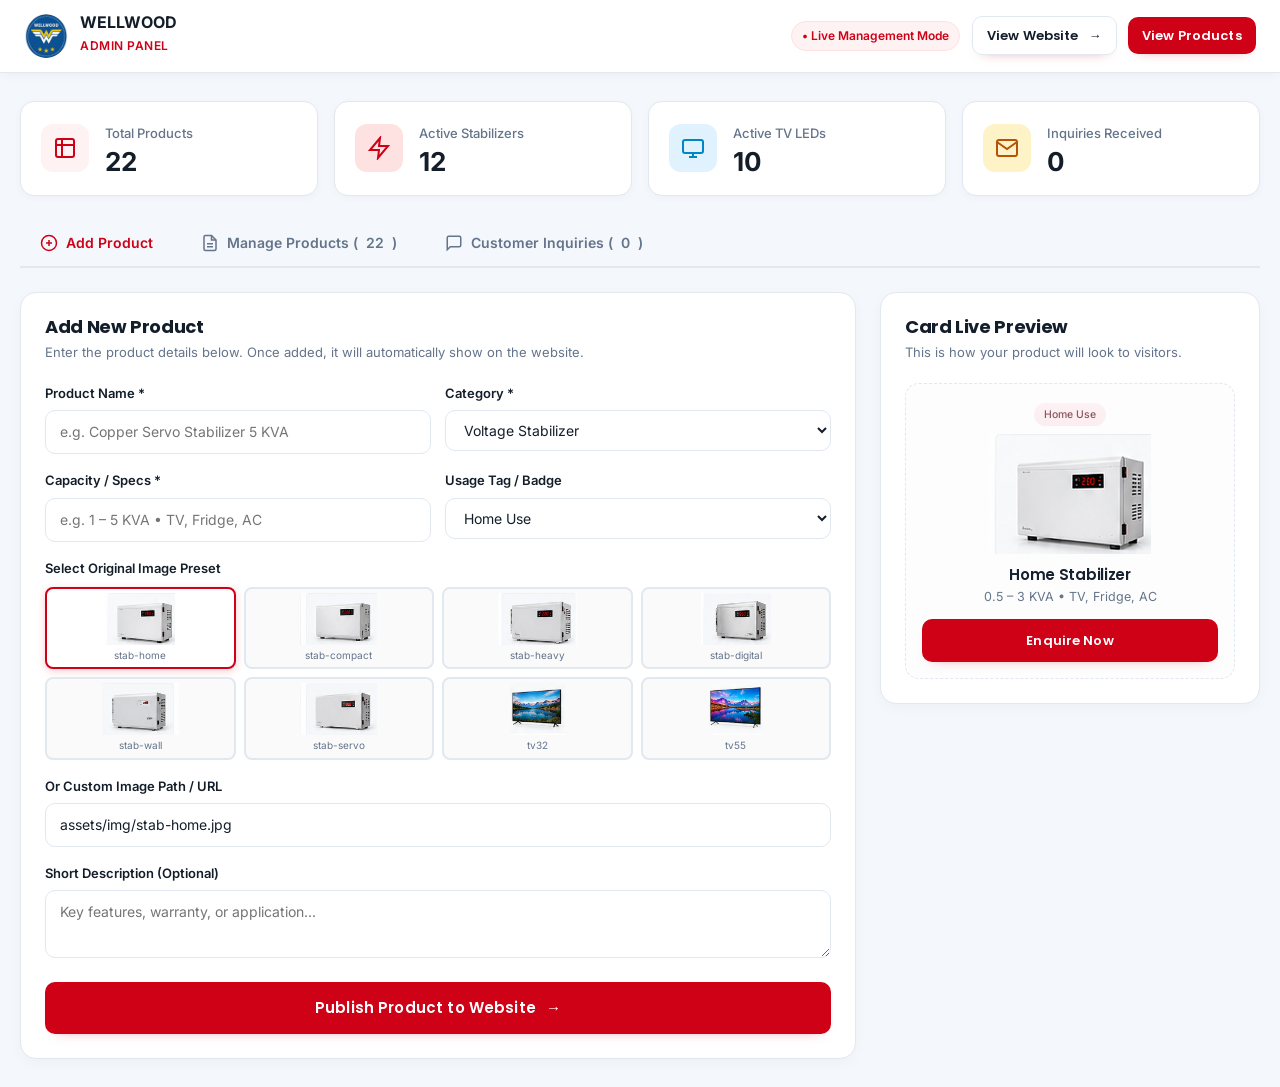
<file: admin.html>
<!DOCTYPE html>
<html lang="en">
<head>
<meta charset="utf-8">
<meta name="viewport" content="width=device-width, initial-scale=1">
<title>Admin Panel — Wellwood Stabilizer</title>
<link rel="icon" type="image/png" href="assets/img/logo.png">
<link rel="apple-touch-icon" href="assets/img/logo.png">
<link rel="stylesheet" href="assets/css/style.css">
<style>
  :root {
    --adm-bg: #f4f7fb;
    --adm-card: #ffffff;
    --adm-border: #e2e8f0;
    --adm-primary: #cf0117;
    --adm-navy: #131e2a;
    --adm-text: #1e293b;
    --adm-muted: #64748b;
  }
  body.admin-body {
    background: var(--adm-bg);
    color: var(--adm-text);
    min-height: 100vh;
    display: flex;
    flex-direction: column;
  }
  .admin-header {
    background: #ffffff;
    border-bottom: 1px solid var(--adm-border);
    position: sticky;
    top: 0;
    z-index: 50;
    box-shadow: 0 2px 10px rgba(19, 30, 42, 0.04);
  }
  .admin-header-in {
    display: flex;
    align-items: center;
    justify-content: space-between;
    padding: 14px 24px;
    max-width: 1320px;
    margin: 0 auto;
  }
  .admin-brand {
    display: flex;
    align-items: center;
    gap: 12px;
  }
  .admin-brand img {
    width: 44px;
    height: 44px;
    border-radius: 50%;
    object-fit: cover;
  }
  .admin-brand-txt b {
    font-size: 16px;
    font-weight: 700;
    color: var(--adm-navy);
    display: block;
    line-height: 1.1;
  }
  .admin-brand-txt span {
    font-size: 12px;
    color: var(--adm-primary);
    font-weight: 600;
    letter-spacing: 0.5px;
    text-transform: uppercase;
  }
  .admin-head-actions {
    display: flex;
    align-items: center;
    gap: 12px;
  }
  .admin-badge {
    background: #fef2f2;
    color: var(--adm-primary);
    border: 1px solid #fee2e2;
    padding: 4px 10px;
    border-radius: 20px;
    font-size: 12px;
    font-weight: 600;
  }
  .admin-main {
    max-width: 1320px;
    width: 100%;
    margin: 28px auto;
    padding: 0 20px;
    flex: 1;
  }
  .admin-stats {
    display: grid;
    grid-template-columns: repeat(auto-fit, minmax(220px, 1fr));
    gap: 16px;
    margin-bottom: 24px;
  }
  .stat-card {
    background: var(--adm-card);
    border: 1px solid var(--adm-border);
    border-radius: 14px;
    padding: 18px 20px;
    box-shadow: 0 2px 8px rgba(19, 30, 42, 0.03);
    display: flex;
    align-items: center;
    gap: 16px;
  }
  .stat-icon {
    width: 48px;
    height: 48px;
    border-radius: 12px;
    background: #fef2f2;
    color: var(--adm-primary);
    display: grid;
    place-items: center;
  }
  .stat-icon svg { width: 24px; height: 24px; }
  .stat-info span { font-size: 13px; color: var(--adm-muted); font-weight: 500; }
  .stat-info b { font-size: 26px; font-weight: 700; color: var(--adm-navy); display: block; line-height: 1.1; margin-top: 2px; }

  .admin-tabs {
    display: flex;
    gap: 8px;
    border-bottom: 2px solid var(--adm-border);
    margin-bottom: 24px;
    overflow-x: auto;
  }
  .admin-tab {
    padding: 12px 20px;
    font-size: 14px;
    font-weight: 600;
    color: var(--adm-muted);
    border-bottom: 2px solid transparent;
    margin-bottom: -2px;
    cursor: pointer;
    background: none;
    border-top: 0;
    border-left: 0;
    border-right: 0;
    transition: all 0.2s;
    white-space: nowrap;
    display: flex;
    align-items: center;
    gap: 8px;
  }
  .admin-tab.active {
    color: var(--adm-primary);
    border-bottom-color: var(--adm-primary);
  }
  .tab-pane { display: none; }
  .tab-pane.active { display: block; }

  .admin-grid {
    display: grid;
    grid-template-columns: 1fr 380px;
    gap: 24px;
  }
  @media(max-width: 960px) {
    .admin-grid { grid-template-columns: 1fr; }
  }

  .admin-box {
    background: var(--adm-card);
    border: 1px solid var(--adm-border);
    border-radius: 16px;
    padding: 24px;
    box-shadow: 0 4px 14px rgba(19, 30, 42, 0.03);
  }
  .admin-box-title {
    font-size: 18px;
    font-weight: 700;
    color: var(--adm-navy);
    margin: 0 0 4px;
  }
  .admin-box-sub {
    font-size: 13px;
    color: var(--adm-muted);
    margin: 0 0 20px;
  }

  .form-group {
    margin-bottom: 16px;
  }
  .form-group label {
    display: block;
    font-size: 13px;
    font-weight: 600;
    color: var(--adm-navy);
    margin-bottom: 6px;
  }
  .form-ctrl {
    width: 100%;
    padding: 10px 14px;
    border: 1.5px solid var(--adm-border);
    border-radius: 10px;
    font-size: 14px;
    background: #fff;
    color: var(--adm-navy);
    box-sizing: border-box;
    transition: border-color 0.2s;
  }
  .form-ctrl:focus {
    outline: none;
    border-color: var(--adm-primary);
  }
  .form-row {
    display: grid;
    grid-template-columns: 1fr 1fr;
    gap: 14px;
  }

  .img-presets {
    display: grid;
    grid-template-columns: repeat(4, 1fr);
    gap: 8px;
    margin-top: 8px;
  }
  .preset-opt {
    border: 2px solid var(--adm-border);
    border-radius: 8px;
    padding: 4px;
    cursor: pointer;
    text-align: center;
    background: #fafafa;
    transition: all 0.2s;
  }
  .preset-opt img {
    width: 100%;
    height: 52px;
    object-fit: contain;
  }
  .preset-opt span {
    display: block;
    font-size: 10px;
    color: var(--adm-muted);
    margin-top: 2px;
    white-space: nowrap;
    overflow: hidden;
    text-overflow: ellipsis;
  }
  .preset-opt.selected {
    border-color: var(--adm-primary);
    background: #fff;
    box-shadow: 0 2px 8px rgba(207, 1, 23, 0.2);
  }

  .preview-card {
    border: 1.5px dashed var(--adm-border);
    border-radius: 14px;
    padding: 16px;
    text-align: center;
    background: #fdfdfd;
  }
  .preview-card img {
    height: 120px;
    margin: 0 auto 12px;
    object-fit: contain;
  }

  .prod-table-wrap {
    overflow-x: auto;
  }
  .prod-table {
    width: 100%;
    border-collapse: collapse;
    font-size: 13.5px;
  }
  .prod-table th {
    text-align: left;
    padding: 12px 14px;
    background: #f8fafc;
    color: var(--adm-muted);
    font-weight: 600;
    border-bottom: 1.5px solid var(--adm-border);
  }
  .prod-table td {
    padding: 12px 14px;
    border-bottom: 1px solid var(--adm-border);
    vertical-align: middle;
  }
  .prod-table tr:hover {
    background: #f8fafc;
  }
  .tbl-thumb {
    width: 44px;
    height: 44px;
    border-radius: 8px;
    object-fit: contain;
    background: #fff;
    border: 1px solid var(--adm-border);
  }
  .tbl-cat-badge {
    padding: 3px 8px;
    border-radius: 12px;
    font-size: 11px;
    font-weight: 600;
    text-transform: uppercase;
  }
  .tbl-cat-badge.stab { background: #fee2e2; color: var(--adm-primary); }
  .tbl-cat-badge.tv { background: #e0f2fe; color: #0284c7; }

  .btn-del {
    background: #fee2e2;
    color: #b91c1c;
    border: 0;
    padding: 6px 10px;
    border-radius: 8px;
    font-size: 12px;
    font-weight: 600;
    cursor: pointer;
    transition: background 0.2s;
  }
  .btn-del:hover {
    background: #fecaca;
  }

  .empty-state {
    text-align: center;
    padding: 48px 20px;
    color: var(--adm-muted);
  }
  .empty-state svg {
    width: 48px;
    height: 48px;
    margin-bottom: 12px;
    color: #cbd5e1;
  }
</style>
</head>
<body class="admin-body">

<header class="admin-header">
  <div class="admin-header-in">
    <a class="admin-brand" href="index.html">
      <img src="assets/img/logo.png" alt="Wellwood Logo">
      <div class="admin-brand-txt">
        <b>WELLWOOD</b>
        <span>Admin Panel</span>
      </div>
    </a>
    <div class="admin-head-actions">
      <span class="admin-badge">&bull; Live Management Mode</span>
      <a class="btn sm ghost" href="index.html" style="font-size:13px;padding:8px 14px;background:#fff;border:1px solid var(--adm-border);color:var(--adm-navy)">
        <span>View Website</span> &rarr;
      </a>
      <a class="btn sm" href="products.html" style="font-size:13px;padding:8px 14px">
        <span>View Products</span>
      </a>
    </div>
  </div>
</header>

<main class="admin-main">
  <!-- Stats -->
  <div class="admin-stats">
    <div class="stat-card">
      <div class="stat-icon">
        <svg viewBox="0 0 24 24" fill="none" stroke="currentColor" stroke-width="2"><rect x="3" y="3" width="18" height="18" rx="2"/><path d="M9 3v18M3 9h18"/></svg>
      </div>
      <div class="stat-info">
        <span>Total Products</span>
        <b id="stat-total">22</b>
      </div>
    </div>
    <div class="stat-card">
      <div class="stat-icon" style="background:#fee2e2;color:var(--adm-primary)">
        <svg viewBox="0 0 24 24" fill="none" stroke="currentColor" stroke-width="2"><path d="M13 2L3 14h9l-1 8 10-12h-9l1-8z"/></svg>
      </div>
      <div class="stat-info">
        <span>Active Stabilizers</span>
        <b id="stat-stab">12</b>
      </div>
    </div>
    <div class="stat-card">
      <div class="stat-icon" style="background:#e0f2fe;color:#0284c7">
        <svg viewBox="0 0 24 24" fill="none" stroke="currentColor" stroke-width="2"><rect x="2" y="4" width="20" height="13" rx="2"/><path d="M8 21h8M12 17v4"/></svg>
      </div>
      <div class="stat-info">
        <span>Active TV LEDs</span>
        <b id="stat-tv">10</b>
      </div>
    </div>
    <div class="stat-card">
      <div class="stat-icon" style="background:#fef3c7;color:#b45309">
        <svg viewBox="0 0 24 24" fill="none" stroke="currentColor" stroke-width="2"><path d="M4 4h16c1.1 0 2 .9 2 2v12c0 1.1-.9 2-2 2H4c-1.1 0-2-.9-2-2V6c0-1.1.9-2 2-2z"/><path d="M22 6l-10 7L2 6"/></svg>
      </div>
      <div class="stat-info">
        <span>Inquiries Received</span>
        <b id="stat-inquiries">0</b>
      </div>
    </div>
  </div>

  <!-- Tabs Navigation -->
  <div class="admin-tabs">
    <button class="admin-tab active" data-tab="tab-add">
      <svg width="18" height="18" viewBox="0 0 24 24" fill="none" stroke="currentColor" stroke-width="2"><circle cx="12" cy="12" r="10"/><path d="M12 8v8M8 12h8"/></svg>
      Add Product
    </button>
    <button class="admin-tab" data-tab="tab-manage">
      <svg width="18" height="18" viewBox="0 0 24 24" fill="none" stroke="currentColor" stroke-width="2"><path d="M14 2H6a2 2 0 0 0-2 2v16a2 2 0 0 0 2 2h12a2 2 0 0 0 2-2V8z"/><polyline points="14 2 14 8 20 8"/><line x1="16" y1="13" x2="8" y2="13"/><line x1="16" y1="17" x2="8" y2="17"/></svg>
      Manage Products (<span id="tab-prod-count">22</span>)
    </button>
    <button class="admin-tab" data-tab="tab-inquiries">
      <svg width="18" height="18" viewBox="0 0 24 24" fill="none" stroke="currentColor" stroke-width="2"><path d="M21 15a2 2 0 0 1-2 2H7l-4 4V5a2 2 0 0 1 2-2h14a2 2 0 0 1 2 2z"/></svg>
      Customer Inquiries (<span id="tab-inq-count">0</span>)
    </button>
  </div>

  <!-- Tab 1: Add Product -->
  <div class="tab-pane active" id="tab-add">
    <div class="admin-grid">
      <div class="admin-box">
        <h3 class="admin-box-title">Add New Product</h3>
        <p class="admin-box-sub">Enter the product details below. Once added, it will automatically show on the website.</p>

        <form id="add-prod-form">
          <div class="form-row">
            <div class="form-group">
              <label>Product Name *</label>
              <input class="form-ctrl" type="text" id="p-name" placeholder="e.g. Copper Servo Stabilizer 5 KVA" required>
            </div>
            <div class="form-group">
              <label>Category *</label>
              <select class="form-ctrl" id="p-cat" required>
                <option value="stabilizer">Voltage Stabilizer</option>
                <option value="tv">TV LED</option>
              </select>
            </div>
          </div>

          <div class="form-row">
            <div class="form-group">
              <label>Capacity / Specs *</label>
              <input class="form-ctrl" type="text" id="p-specs" placeholder="e.g. 1 – 5 KVA &bull; TV, Fridge, AC" required>
            </div>
            <div class="form-group">
              <label>Usage Tag / Badge</label>
              <select class="form-ctrl" id="p-tag">
                <option value="Home Use">Home Use</option>
                <option value="Commercial">Commercial</option>
                <option value="AC Special">AC Special</option>
                <option value="Wall Mount">Wall Mount</option>
                <option value="Smart Series">Smart Series</option>
                <option value="Cinema 4K">Cinema 4K</option>
              </select>
            </div>
          </div>

          <div class="form-group">
            <label>Select Original Image Preset</label>
            <div class="img-presets" id="img-presets">
              <div class="preset-opt selected" data-src="assets/img/stab-home.jpg">
                <img src="assets/img/stab-home.jpg" alt="Home Stab">
                <span>stab-home</span>
              </div>
              <div class="preset-opt" data-src="assets/img/stab-compact.jpg">
                <img src="assets/img/stab-compact.jpg" alt="Compact">
                <span>stab-compact</span>
              </div>
              <div class="preset-opt" data-src="assets/img/stab-heavy.jpg">
                <img src="assets/img/stab-heavy.jpg" alt="Heavy">
                <span>stab-heavy</span>
              </div>
              <div class="preset-opt" data-src="assets/img/stab-digital.jpg">
                <img src="assets/img/stab-digital.jpg" alt="Digital">
                <span>stab-digital</span>
              </div>
              <div class="preset-opt" data-src="assets/img/stab-wall.jpg">
                <img src="assets/img/stab-wall.jpg" alt="Wall">
                <span>stab-wall</span>
              </div>
              <div class="preset-opt" data-src="assets/img/stab-servo.jpg">
                <img src="assets/img/stab-servo.jpg" alt="Servo">
                <span>stab-servo</span>
              </div>
              <div class="preset-opt" data-src="assets/img/tv32.jpg">
                <img src="assets/img/tv32.jpg" alt="TV 32">
                <span>tv32</span>
              </div>
              <div class="preset-opt" data-src="assets/img/tv55.jpg">
                <img src="assets/img/tv55.jpg" alt="TV 55">
                <span>tv55</span>
              </div>
            </div>
          </div>

          <div class="form-group">
            <label>Or Custom Image Path / URL</label>
            <input class="form-ctrl" type="text" id="p-img" value="assets/img/stab-home.jpg" placeholder="assets/img/stab-home.jpg">
          </div>

          <div class="form-group">
            <label>Short Description (Optional)</label>
            <textarea class="form-ctrl" id="p-desc" rows="2" placeholder="Key features, warranty, or application..."></textarea>
          </div>

          <button class="btn block" type="submit" style="padding:14px;font-size:15px">
            <span>Publish Product to Website</span> &rarr;
          </button>
        </form>
      </div>

      <!-- Live Card Preview -->
      <div>
        <div class="admin-box">
          <h3 class="admin-box-title">Card Live Preview</h3>
          <p class="admin-box-sub">This is how your product will look to visitors.</p>

          <div class="preview-card">
            <span class="chip" id="prev-tag" style="display:inline-block;margin-bottom:8px">Home Use</span>
            <img id="prev-img" src="assets/img/stab-home.jpg" alt="Preview">
            <h4 id="prev-name" style="margin:0 0 4px;font-size:15px;font-weight:600">Home Stabilizer</h4>
            <p id="prev-specs" style="margin:0 0 12px;font-size:12.5px;color:var(--adm-muted)">0.5 – 3 KVA &bull; TV, Fridge, AC</p>
            <button class="btn sm" type="button" style="width:100%"><span>Enquire Now</span></button>
          </div>
        </div>
      </div>
    </div>
  </div>

  <!-- Tab 2: Manage Products -->
  <div class="tab-pane" id="tab-manage">
    <div class="admin-box">
      <div style="display:flex;justify-content:space-between;align-items:center;margin-bottom:16px;flex-wrap:wrap;gap:12px">
        <div>
          <h3 class="admin-box-title">Product Inventory</h3>
          <p class="admin-box-sub" style="margin-bottom:0">All products currently active on the site.</p>
        </div>
        <button class="btn sm outline" id="btn-reset-default" style="font-size:12px">
          Reset to Default Products
        </button>
      </div>

      <div class="prod-table-wrap">
        <table class="prod-table">
          <thead>
            <tr>
              <th>Image</th>
              <th>Product Name</th>
              <th>Category</th>
              <th>Specifications</th>
              <th>Tag</th>
              <th>Action</th>
            </tr>
          </thead>
          <tbody id="prod-tbody">
            <!-- Dynamically rendered -->
          </tbody>
        </table>
      </div>
    </div>
  </div>

  <!-- Tab 3: Customer Inquiries -->
  <div class="tab-pane" id="tab-inquiries">
    <div class="admin-box">
      <div style="display:flex;justify-content:space-between;align-items:center;margin-bottom:16px;flex-wrap:wrap;gap:12px">
        <div>
          <h3 class="admin-box-title">Customer Inquiries</h3>
          <p class="admin-box-sub" style="margin-bottom:0">Messages submitted through website contact forms.</p>
        </div>
        <button class="btn sm outline" id="btn-clear-inquiries" style="font-size:12px">
          Clear Inquiries
        </button>
      </div>

      <div class="prod-table-wrap">
        <table class="prod-table">
          <thead>
            <tr>
              <th>Date</th>
              <th>Customer</th>
              <th>Contact Details</th>
              <th>Product / Subject</th>
              <th>Message</th>
              <th>Actions</th>
            </tr>
          </thead>
          <tbody id="inq-tbody">
            <!-- Dynamically rendered -->
          </tbody>
        </table>
      </div>
      <div id="inq-empty" class="empty-state" style="display:none">
        <svg viewBox="0 0 24 24" fill="none" stroke="currentColor" stroke-width="2"><path d="M21 15a2 2 0 0 1-2 2H7l-4 4V5a2 2 0 0 1 2-2h14a2 2 0 0 1 2 2z"/></svg>
        <p>No customer inquiries yet. Messages from the contact forms will appear here.</p>
      </div>
    </div>
  </div>
</main>

<script>
(function() {
  "use strict";

  // Tab switching
  var tabs = document.querySelectorAll(".admin-tab");
  var panes = document.querySelectorAll(".tab-pane");
  tabs.forEach(function(tab) {
    tab.addEventListener("click", function() {
      tabs.forEach(function(t) { t.classList.remove("active"); });
      panes.forEach(function(p) { p.classList.remove("active"); });
      tab.classList.add("active");
      var target = document.getElementById(tab.getAttribute("data-tab"));
      if (target) target.classList.add("active");
    });
  });

  // Image Presets Selector
  var presets = document.querySelectorAll(".preset-opt");
  var imgInput = document.getElementById("p-img");
  var prevImg = document.getElementById("prev-img");
  presets.forEach(function(p) {
    p.addEventListener("click", function() {
      presets.forEach(function(x) { x.classList.remove("selected"); });
      p.classList.add("selected");
      var src = p.getAttribute("data-src");
      imgInput.value = src;
      prevImg.src = src;
    });
  });

  // Live preview update
  var nameInput = document.getElementById("p-name");
  var specsInput = document.getElementById("p-specs");
  var tagInput = document.getElementById("p-tag");
  var catInput = document.getElementById("p-cat");
  nameInput.addEventListener("input", function() {
    document.getElementById("prev-name").textContent = this.value || "Home Stabilizer";
  });
  specsInput.addEventListener("input", function() {
    document.getElementById("prev-specs").textContent = this.value || "0.5 – 3 KVA • TV, Fridge, AC";
  });
  tagInput.addEventListener("change", function() {
    document.getElementById("prev-tag").textContent = this.value;
  });
  imgInput.addEventListener("input", function() {
    prevImg.src = this.value || "assets/img/stab-home.jpg";
  });

  // Storage Keys
  var STORAGE_KEY = "wellwood_custom_products";
  var INQ_KEY = "wellwood_enquiries";

  var defaultProducts = [
    { id: 1, name: "Home Stabilizer", cat: "stabilizer", specs: "0.5 – 3 KVA • TV, Fridge, AC", tag: "Home Use", img: "assets/img/stab-home.jpg" },
    { id: 2, name: "Compact Stabilizer", cat: "stabilizer", specs: "1 – 3 KVA • Small Appliances", tag: "Home Use", img: "assets/img/stab-compact.jpg" },
    { id: 3, name: "Heavy Duty Stabilizer", cat: "stabilizer", specs: "3 – 10 KVA • High Load Motors", tag: "Commercial", img: "assets/img/stab-heavy.jpg" },
    { id: 4, name: "Digital Stabilizer", cat: "stabilizer", specs: "1 – 15 KVA • Smart LED Display", tag: "Commercial", img: "assets/img/stab-digital.jpg" },
    { id: 5, name: "Wall Mount Stabilizer", cat: "stabilizer", specs: "1 – 5 KVA • Space Saving Design", tag: "Wall Mount", img: "assets/img/stab-wall.jpg" },
    { id: 6, name: "Servo Controlled Stabilizer", cat: "stabilizer", specs: "3 – 20 KVA • Precision Copper", tag: "All Appliances", img: "assets/img/stab-servo.jpg" },
    { id: 7, name: "Air Conditioner Stabilizer", cat: "stabilizer", specs: "1 – 5 KVA • 1.5/2 Ton AC Guard", tag: "AC Special", img: "assets/img/stab-ac.jpg" },
    { id: 8, name: "Refrigerator Stabilizer", cat: "stabilizer", specs: "0.5 – 3 KVA • Inverter Fridge", tag: "Home Use", img: "assets/img/stab-fridge.jpg" },
    { id: 9, name: "Mainline Home Stabilizer", cat: "stabilizer", specs: "5 – 10 KVA • Whole Home Guard", tag: "Home Use", img: "assets/img/stab-heavy.jpg" },
    { id: 10, name: "Automatic Voltage Regulator", cat: "stabilizer", specs: "2 – 5 KVA • Fast Microcontroller", tag: "Smart Series", img: "assets/img/stab-digital.jpg" },
    { id: 11, name: "Inverter Backup Stabilizer", cat: "stabilizer", specs: "1 – 4 KVA • Generator Friendly", tag: "Home Use", img: "assets/img/stab-compact.jpg" },
    { id: 12, name: "Triple Phase Stabilizer", cat: "stabilizer", specs: "10 – 25 KVA • Industrial Grade", tag: "Commercial", img: "assets/img/stab-servo.jpg" },
    { id: 13, name: "LED TV 32\"", cat: "tv", specs: "HD Ready • Slim Design", tag: "Smart Series", img: "assets/img/tv32.jpg" },
    { id: 14, name: "LED TV 43\"", cat: "tv", specs: "Full HD • Vivid Colors", tag: "Smart Series", img: "assets/img/tv43.jpg" },
    { id: 15, name: "LED TV 50\"", cat: "tv", specs: "4K Ultra HD • Smart Features", tag: "Cinema 4K", img: "assets/img/tv50.jpg" },
    { id: 16, name: "LED TV 55\"", cat: "tv", specs: "Crystal Clear • Quantum Display", tag: "Cinema 4K", img: "assets/img/tv55.jpg" },
    { id: 17, name: "LED TV 65\"", cat: "tv", specs: "4K Cinema Screen • Immersive Audio", tag: "Cinema 4K", img: "assets/img/tv65.jpg" },
    { id: 18, name: "LED TV 24\"", cat: "tv", specs: "Compact HD • Bedroom Edition", tag: "Home Use", img: "assets/img/tv32.jpg" },
    { id: 19, name: "LED TV 40\"", cat: "tv", specs: "Smart HD • Quad Core Engine", tag: "Smart Series", img: "assets/img/tv43.jpg" },
    { id: 20, name: "LED TV 58\"", cat: "tv", specs: "Frameless 4K • HDR10+ Display", tag: "Cinema 4K", img: "assets/img/tv55.jpg" },
    { id: 21, name: "LED TV 75\"", cat: "tv", specs: "Flagship 4K Theater • Dolby Sound", tag: "Cinema 4K", img: "assets/img/tv65.jpg" },
    { id: 22, name: "LED TV 80\"", cat: "tv", specs: "Stadium View 4K • Pure Black Panel", tag: "Cinema 4K", img: "assets/img/tv65.png" }
  ];

  function getProducts() {
    var stored = localStorage.getItem(STORAGE_KEY);
    if (!stored) {
      localStorage.setItem(STORAGE_KEY, JSON.stringify(defaultProducts));
      return defaultProducts;
    }
    try {
      return JSON.parse(stored);
    } catch(e) {
      return defaultProducts;
    }
  }

  function saveProducts(prods) {
    localStorage.setItem(STORAGE_KEY, JSON.stringify(prods));
    render();
  }

  function getInquiries() {
    var stored = localStorage.getItem(INQ_KEY);
    if (!stored) return [];
    try { return JSON.parse(stored); } catch(e) { return []; }
  }

  function render() {
    var prods = getProducts();
    var stabCount = prods.filter(function(p){ return p.cat === "stabilizer"; }).length;
    var tvCount = prods.filter(function(p){ return p.cat === "tv"; }).length;
    var inqs = getInquiries();

    document.getElementById("stat-total").textContent = prods.length;
    document.getElementById("stat-stab").textContent = stabCount;
    document.getElementById("stat-tv").textContent = tvCount;
    document.getElementById("stat-inquiries").textContent = inqs.length;
    document.getElementById("tab-prod-count").textContent = prods.length;
    document.getElementById("tab-inq-count").textContent = inqs.length;

    // Render Products Table
    var tbody = document.getElementById("prod-tbody");
    tbody.innerHTML = "";
    prods.forEach(function(p) {
      var tr = document.createElement("tr");
      tr.innerHTML = '<td><img class="tbl-thumb" src="' + p.img + '" alt=""></td>' +
        '<td><b>' + p.name + '</b></td>' +
        '<td><span class="tbl-cat-badge ' + (p.cat === "tv" ? "tv" : "stab") + '">' + (p.cat === "tv" ? "TV LED" : "Stabilizer") + '</span></td>' +
        '<td>' + p.specs + '</td>' +
        '<td><span class="chip" style="font-size:11px">' + p.tag + '</span></td>' +
        '<td><button class="btn-del" data-del="' + p.id + '">Delete</button></td>';
      tbody.appendChild(tr);
    });

    tbody.querySelectorAll("[data-del]").forEach(function(btn) {
      btn.addEventListener("click", function() {
        var id = parseInt(this.getAttribute("data-del"), 10);
        if (confirm("Are you sure you want to delete this product?")) {
          var updated = prods.filter(function(p){ return p.id !== id; });
          saveProducts(updated);
        }
      });
    });

    // Render Inquiries Table
    var inqTbody = document.getElementById("inq-tbody");
    var inqEmpty = document.getElementById("inq-empty");
    inqTbody.innerHTML = "";
    if (inqs.length === 0) {
      inqEmpty.style.display = "block";
    } else {
      inqEmpty.style.display = "none";
      inqs.slice().reverse().forEach(function(inq, idx) {
        var tr = document.createElement("tr");
        tr.innerHTML = '<td><small>' + (inq.date || "Just now") + '</small></td>' +
          '<td><b>' + inq.name + '</b></td>' +
          '<td><div>' + inq.phone + '</div><small style="color:var(--adm-muted)">' + inq.email + '</small></td>' +
          '<td><span class="chip">' + (inq.product || "General") + '</span></td>' +
          '<td style="max-width:280px;line-height:1.4">' + inq.message + '</td>' +
          '<td>' +
            '<a class="btn sm" style="padding:4px 8px;font-size:11px;background:#25D366" href="https://wa.me/' + (inq.phone.replace(/[^0-9]/g, '')) + '" target="_blank">WhatsApp</a>' +
          '</td>';
        inqTbody.appendChild(tr);
      });
    }
  }

  // Handle Form Submit
  var form = document.getElementById("add-prod-form");
  form.addEventListener("submit", function(e) {
    e.preventDefault();
    var name = document.getElementById("p-name").value.trim();
    var cat = document.getElementById("p-cat").value;
    var specs = document.getElementById("p-specs").value.trim();
    var tag = document.getElementById("p-tag").value;
    var img = document.getElementById("p-img").value.trim() || "assets/img/stab-home.jpg";

    if (!name || !specs) return;

    var prods = getProducts();
    var newProd = {
      id: Date.now(),
      name: name,
      cat: cat,
      specs: specs,
      tag: tag,
      img: img
    };

    prods.unshift(newProd);
    saveProducts(prods);

    alert("Product \"" + name + "\" has been published successfully! It will now appear across the website.");
    form.reset();
    document.getElementById("p-img").value = "assets/img/stab-home.jpg";
    prevImg.src = "assets/img/stab-home.jpg";
  });

  // Reset defaults button
  document.getElementById("btn-reset-default").addEventListener("click", function() {
    if (confirm("Reset inventory to the default 22 products?")) {
      saveProducts(defaultProducts);
    }
  });

  // Clear inquiries
  document.getElementById("btn-clear-inquiries").addEventListener("click", function() {
    if (confirm("Clear all received customer inquiries?")) {
      localStorage.removeItem(INQ_KEY);
      render();
    }
  });

  render();
})();
</script>
</body>
</html>
</file>
<file: assets/css/style.css>
/* ==========================================================================
   WELLWOOD STABILIZER — site styles
   Palette / metrics taken from the supplied design mockups
   ========================================================================== */
@import url("fonts.css");

:root{
  --red:#cf0117;
  --red-bright:#e00b22;
  --red-dark:#a80612;
  --red-deep:#7c0209;
  --red-ink:#8e0410;
  --navy:#131e2a;
  --ink:#16202e;
  --ink-2:#1b2735;
  --text:#5b6b7b;
  --text-2:#6f7f8f;
  --muted:#8d99a6;
  --line:#e8edf2;
  --line-2:#eef2f6;
  --soft:#f7f9fb;
  --soft-2:#f4f7f9;
  --pink:#fdf6f6;
  --pink-2:#fdeff1;
  --white:#fff;
  --sh-sm:0 4px 14px rgba(19,30,42,.06);
  --sh-md:0 14px 34px -14px rgba(19,30,42,.20);
  --sh-lg:0 26px 60px -22px rgba(19,30,42,.28);
  --r-lg:18px;
  --r-md:14px;
  --r-sm:10px;
  --container:1300px;
  --head-h:80px;
  --ease:cubic-bezier(.22,.8,.24,1);
}

*,*::before,*::after{box-sizing:border-box}
html{-webkit-text-size-adjust:100%;scroll-behavior:smooth}
body{
  margin:0;
  font-family:"Inter","Segoe UI",system-ui,-apple-system,Arial,sans-serif;
  font-size:16px;line-height:1.62;color:var(--text);
  background:#fff;
  -webkit-font-smoothing:antialiased;
  overflow-x:hidden;
}
img{max-width:100%;display:block}
a{color:inherit;text-decoration:none}
button{font:inherit;color:inherit;border:0;background:none;cursor:pointer}
input,select,textarea{font:inherit;color:inherit}
h1,h2,h3,h4,h5{font-family:"Poppins","Inter",sans-serif;color:var(--ink);margin:0;line-height:1.14;letter-spacing:-.02em;font-weight:700}
p{margin:0}
ul{margin:0;padding:0;list-style:none}
::selection{background:var(--red);color:#fff}

.container{width:100%;max-width:var(--container);margin-inline:auto;padding-inline:26px}
.container.wide{max-width:1320px}

/* ---------- icon helper ---------- */
.ic{width:1em;height:1em;flex:none;stroke:currentColor;fill:none;stroke-width:1.7;stroke-linecap:round;stroke-linejoin:round}
.ic.fill{fill:currentColor;stroke:none}
.sprite{display:none}

/* ---------- typography helpers ---------- */
.eyebrow{
  display:flex;align-items:center;gap:12px;white-space:nowrap;
  font-family:"Poppins",sans-serif;font-size:11.5px;font-weight:700;
  letter-spacing:.16em;text-transform:uppercase;color:var(--red);
  margin-bottom:14px;
}
.eyebrow::after{content:"";width:34px;height:2px;background:var(--red);border-radius:2px;opacity:.9}
.eyebrow.plain::after{display:none}
.hero-copy .eyebrow.plain{color:#8b98a4}
.h-sec{font-size:clamp(23px,2.15vw,29px)}
.h-hero{font-size:clamp(34px,4.5vw,60px);letter-spacing:-.03em}
.red{color:var(--red)}
.lead{font-size:17px;color:var(--text);line-height:1.72}
.muted{color:var(--muted)}

.section{padding:46px 0}
.section.tight{padding:32px 0}
.section.soft{background:linear-gradient(180deg,#f8fafb 0%,#fff 100%)}

.sec-head{display:flex;align-items:flex-end;justify-content:space-between;gap:30px;margin-bottom:20px}
.sec-head .eyebrow{margin-bottom:10px}
.link-arrow{
  display:inline-flex;align-items:center;gap:8px;font-family:"Poppins",sans-serif;
  font-size:13px;font-weight:600;color:var(--red);white-space:nowrap;
  transition:gap .3s var(--ease),color .3s;
}
.link-arrow .ic{width:15px;height:15px;transition:transform .35s var(--ease)}
.link-arrow:hover{gap:14px}
.link-arrow:hover .ic{transform:translateX(3px)}

/* ==========================================================================
   BUTTONS  (with animation)
   ========================================================================== */
.btn{
  --btn-bg:var(--red);
  position:relative;display:inline-flex;align-items:center;justify-content:center;gap:10px;
  padding:14px 26px;border-radius:var(--r-sm);
  font-family:"Poppins",sans-serif;font-size:14px;font-weight:600;letter-spacing:.01em;
  color:#fff;background:var(--btn-bg);isolation:isolate;overflow:hidden;
  box-shadow:0 6px 14px -11px rgba(207,1,23,.6);
  transition:transform .38s var(--ease),box-shadow .38s var(--ease),background .3s,color .3s,border-color .3s;
  will-change:transform;
}
.btn .ic{width:16px;height:16px;transition:transform .38s var(--ease)}
.btn::before{                       /* sheen sweep */
  content:"";position:absolute;inset:-2px;z-index:-1;
  background:linear-gradient(105deg,transparent 25%,rgba(255,255,255,.5) 48%,transparent 70%);
  transform:translateX(-130%) skewX(-12deg);
  transition:transform .75s var(--ease);
}
.btn::after{                        /* soft glow ring */
  content:"";position:absolute;inset:0;border-radius:inherit;z-index:-1;
  box-shadow:0 0 0 0 rgba(207,1,23,.35);
  transition:box-shadow .45s var(--ease);
}
.btn:hover{transform:translateY(-3px);box-shadow:0 18px 30px -14px rgba(207,1,23,.8)}
.btn:hover::before{transform:translateX(130%) skewX(-12deg)}
.btn:hover::after{box-shadow:0 0 0 7px rgba(207,1,23,.10)}
.btn:hover .ic{transform:translateX(5px)}
.btn:active{transform:translateY(-1px) scale(.985)}
.btn:focus-visible{outline:3px solid rgba(207,1,23,.32);outline-offset:3px}

.btn.pill{border-radius:999px}
.btn.lg{padding:13px 30px;font-size:14.5px}
.btn.sm{padding:11px 22px;font-size:13px;border-radius:var(--r-sm)}
.btn.block{width:100%}
.btn.outline{
  background:transparent;color:var(--red);border:1.6px solid rgba(207,1,23,.42);
  box-shadow:none;
}
.btn.outline::before{background:linear-gradient(105deg,transparent 25%,rgba(207,1,23,.10) 48%,transparent 70%)}
.btn.outline:hover{background:var(--red);color:#fff;border-color:var(--red);box-shadow:0 16px 28px -14px rgba(207,1,23,.8)}
.btn.outline:hover::after{box-shadow:0 0 0 7px rgba(207,1,23,.09)}

/* click ripple */
.ripple{position:absolute;border-radius:50%;transform:scale(0);pointer-events:none;
  background:rgba(255,255,255,.45);animation:ripple .65s var(--ease) forwards;z-index:1}
.btn.outline .ripple{background:rgba(207,1,23,.22)}
@keyframes ripple{to{transform:scale(2.6);opacity:0}}

/* circular icon button (carousel arrows / socials) */
.icon-btn{
  width:44px;height:44px;border-radius:50%;display:grid;place-items:center;
  background:#fff;color:var(--red);border:1px solid var(--line);
  box-shadow:var(--sh-sm);transition:transform .4s var(--ease),background .3s,color .3s,box-shadow .4s,border-color .3s;
}
.icon-btn .ic{width:17px;height:17px;transition:transform .4s var(--ease)}
.icon-btn:hover{background:var(--red);color:#fff;border-color:var(--red);transform:scale(1.1);box-shadow:0 14px 24px -12px rgba(207,1,23,.85)}
.icon-btn:hover .ic{transform:scale(1.12)}
.icon-btn:active{transform:scale(.96)}

/* ==========================================================================
   TOP BAR (Notification / Contacts bar)
   ========================================================================== */
.top-bar{
  background:var(--navy);
  color:#cbd5e1;
  font-size:12px;
  line-height:1.4;
  border-bottom:1px solid rgba(255,255,255,.08);
  position:relative;
  z-index:90;
}
.top-bar-in{
  display:flex;
  align-items:center;
  justify-content:space-between;
  gap:16px;
  min-height:38px;
  padding-block:6px;
}
.top-bar-left{
  display:flex;
  align-items:center;
  gap:10px;
  flex-wrap:wrap;
  font-size:12px;
}
.top-tag{
  color:#ff4d5e;
  font-weight:600;
  display:inline-flex;
  align-items:center;
  gap:7px;
  letter-spacing:.01em;
}
.top-tag::before{
  content:"";
  display:inline-block;
  width:7px;
  height:7px;
  border-radius:50%;
  background:var(--red);
  box-shadow:0 0 10px rgba(207,1,23,.85);
}
.top-divider{
  color:rgba(255,255,255,.2);
  user-select:none;
}
.top-desc{
  color:#94a3b8;
  font-weight:400;
}
.top-bar-right{
  display:flex;
  align-items:center;
  gap:14px;
  white-space:nowrap;
  margin-left:auto;
}
.top-bar a{
  color:#e2e8f0;
  display:inline-flex;
  align-items:center;
  gap:6px;
  transition:color .25s;
}
.top-bar a:hover{
  color:#fff;
}
.top-bar .ic{
  width:14px;
  height:14px;
  color:#ff4d5e;
}
.top-bar .ic.wa{
  color:#22c55e;
}
.top-bar-phones{
  display:inline-flex;
  align-items:center;
  gap:8px;
}
.top-sep{
  color:rgba(255,255,255,.25);
  font-size:11px;
}

/* ==========================================================================
   HEADER
   ========================================================================== */
.site-header{
  position:sticky;top:0;z-index:80;background:#fff;
  border-bottom:1px solid rgba(232,237,242,.9);
  transition:box-shadow .35s var(--ease),height .35s var(--ease);
}
.site-header.scrolled{box-shadow:0 10px 30px -18px rgba(19,30,42,.35)}
.header-in{
  height:var(--head-h);display:flex;align-items:center;gap:26px;
  transition:height .35s var(--ease);
}
.site-header.scrolled .header-in{height:70px}

.brand{display:inline-flex;align-items:center;gap:12px;flex:none}
.brand img{width:48px;height:48px;border-radius:50%;object-fit:cover;flex:none;filter:drop-shadow(0 4px 10px rgba(19,30,42,.16));transition:transform .5s var(--ease)}
.brand:hover img{transform:rotate(-6deg) scale(1.05)}
.brand-txt{display:flex;flex-direction:column;justify-content:center;line-height:1.2}
.brand-txt b{font-family:"Poppins",sans-serif;font-size:16.5px;font-weight:700;color:var(--ink);letter-spacing:.01em}
.brand-txt span{font-size:13.5px;color:#4d5c6b;font-weight:400;margin-top:2px}

.nav{display:flex;align-items:center;gap:6px;margin-left:auto;margin-right:24px}
.nav a{
  position:relative;padding:8px 16px;font-size:14.5px;font-weight:500;color:#4a5a6a;
  transition:color .3s;
}
.nav a::after{
  content:"";position:absolute;left:14px;right:14px;bottom:0px;height:2.5px;border-radius:2px;
  background:var(--red);transform:scaleX(0);transform-origin:50% 50%;
  transition:transform .3s var(--ease);
}
.nav a:hover{color:var(--red)}
.nav a:hover::after,.nav a.active::after{transform:scaleX(1)}
.nav a.active{color:var(--red);font-weight:600}

.btn-header{
  margin-left:0;
  flex-shrink:0;
  padding:12px 24px;
  font-size:13.5px;
  font-weight:600;
  border-radius:8px;
  box-shadow:0 6px 18px -6px rgba(207,1,23,.55);
}

.top-info{display:flex;align-items:center;gap:18px;font-size:12.5px;color:#41505f;white-space:nowrap}
.top-info a{display:inline-flex;align-items:center;gap:7px;transition:color .3s}
.top-info a:hover{color:var(--red)}
.admin-link-btn{
  background:#fef2f2;color:var(--red)!important;padding:5px 12px;border-radius:20px;
  font-weight:600;font-size:12px;display:inline-flex;align-items:center;gap:6px;
  border:1px solid #fee2e2;transition:all .25s var(--ease)!important;
}
.admin-link-btn:hover{
  background:var(--red)!important;color:#fff!important;border-color:var(--red)!important;
  box-shadow:0 4px 12px rgba(207,1,23,.25);transform:translateY(-1px);
}
.top-info .ic{width:15px;height:15px;color:var(--red)}
.top-info .ic.mail{width:17px;height:17px}

.burger{display:none;width:44px;height:44px;border-radius:12px;border:1px solid var(--line);place-items:center;color:var(--ink)}
.burger span{display:block;width:19px;height:2px;background:currentColor;border-radius:2px;position:relative;transition:.3s}
.burger span::before,.burger span::after{content:"";position:absolute;left:0;width:19px;height:2px;background:currentColor;border-radius:2px;transition:.3s}
.burger span::before{top:-6px}.burger span::after{top:6px}

/* mobile drawer */
.drawer{
  position:fixed;inset:0 0 0 auto;width:min(340px,88vw);z-index:120;background:#fff;
  transform:translateX(102%);transition:transform .45s var(--ease);
  box-shadow:-30px 0 60px -30px rgba(19,30,42,.4);padding:22px;
  display:flex;flex-direction:column;gap:6px;overflow:auto;
}
.drawer.open{transform:none}
.drawer .drawer-top{display:flex;align-items:center;justify-content:space-between;margin-bottom:14px}
.drawer a.dl{padding:13px 6px;border-bottom:1px solid var(--line-2);font-family:"Poppins",sans-serif;font-weight:600;color:var(--ink)}
.drawer a.dl.active{color:var(--red)}
.drawer .dinfo{margin-top:18px;display:grid;gap:10px;font-size:13.5px}
.drawer .dinfo a{display:flex;gap:9px;align-items:center}
.drawer .dinfo .ic{color:var(--red)}
.scrim{position:fixed;inset:0;background:rgba(19,30,42,.45);z-index:110;opacity:0;pointer-events:none;transition:opacity .4s}
.scrim.on{opacity:1;pointer-events:auto}

/* ==========================================================================
   HERO — home
   ========================================================================== */
.hero{position:relative;overflow:hidden;background:linear-gradient(105deg,#f8fafb 0%,#f6f9fa 40%,#eef3f5 100%)}
.hero-in{
  display:grid;grid-template-columns:minmax(0,38%) minmax(0,62%);
  align-items:center;min-height:396px;
  padding-left:max(26px,calc(4vw + 6px));
  padding-right:0;
}
.hero-media{position:relative;align-self:stretch;min-height:340px;overflow:hidden}
.hero-media img{width:100%;height:100%;object-fit:cover;object-position:center right;
  animation:heroFloat 22s ease-in-out infinite alternate}
.hero-media::before{
  content:"";position:absolute;inset:0;z-index:1;
  background:linear-gradient(90deg,#f8fafb 0%,rgba(248,250,251,.92) 8%,rgba(248,250,251,.45) 17%,rgba(248,250,251,0) 30%);
}
@keyframes heroFloat{from{transform:scale(1)}to{transform:scale(1.045)}}
.hero-copy{padding:50px 40px 46px 0;position:relative;z-index:2}
.hero-copy .h-hero{margin-bottom:14px;font-size:clamp(28px,3.15vw,45px)}
.hero-copy .lead{max-width:430px;margin-bottom:21px;font-size:17px;color:#4d5e6e}
.hero-feats{display:flex;gap:26px;margin-top:26px;flex-wrap:wrap}
.hero-feat{flex:1 1 0;min-width:96px;font-size:12px;line-height:1.4;color:#5d6d7c;font-weight:500}
.hero-feat .ic{width:22px;height:22px;color:var(--red);stroke-width:1.6;margin-bottom:10px}
.hero-feats .hero-feat{opacity:0;transform:translateY(14px);animation:fadeUp .8s var(--ease) forwards}
.hero-feats .hero-feat:nth-child(1){animation-delay:.35s}
.hero-feats .hero-feat:nth-child(2){animation-delay:.45s}
.hero-feats .hero-feat:nth-child(3){animation-delay:.55s}
.hero-feats .hero-feat:nth-child(4){animation-delay:.65s}

@keyframes fadeUp{to{opacity:1;transform:none}}

/* ==========================================================================
   PRODUCT CARDS + CAROUSELS
   ========================================================================== */
.rail-wrap{position:relative}
.rail{
  display:grid;grid-auto-flow:column;grid-auto-columns:calc((100% - 4 * 20px) / 5);
  gap:20px;overflow-x:auto;scroll-snap-type:x mandatory;padding:10px 4px 18px;
  scrollbar-width:none;-ms-overflow-style:none;
}
.rail::-webkit-scrollbar{display:none}
.rail > *{scroll-snap-align:start}

/* TV rail uses larger cards (4 cards per view instead of 5) for prominent presentation */
#tv-rail{
  grid-auto-columns:calc((100% - 3 * 22px) / 4);
  gap:22px;
}

.sec-head-actions{display:flex;align-items:center;gap:14px;flex-wrap:wrap}
.rail-head-arrows{display:inline-flex;gap:6px;align-items:center}
.rail-head-btn{
  width:36px;height:36px;border-radius:50%;background:#fff;border:1.5px solid var(--line);
  color:var(--ink);display:grid;place-items:center;cursor:pointer;
  transition:all .25s var(--ease);box-shadow:var(--sh-sm);
}
.rail-head-btn .ic{width:15px;height:15px;transition:transform .25s var(--ease)}
.rail-head-btn:hover{background:var(--red);color:#fff;border-color:var(--red);box-shadow:0 6px 16px rgba(207,1,23,.28);transform:scale(1.08)}
.rail-head-btn:active{transform:scale(.94)}

.rail-nav{
  position:absolute;top:50%;transform:translateY(-50%);z-index:10;
  width:42px;height:42px;border-radius:50%;background:#fff;color:var(--red);
  border:1.5px solid var(--line);display:grid;place-items:center;
  box-shadow:0 6px 18px rgba(19,30,42,.14);cursor:pointer;
  transition:background .25s,color .25s,border-color .25s,transform .25s var(--ease),box-shadow .25s;
}
.rail-nav .ic{width:18px;height:18px;transition:transform .25s var(--ease)}
.rail-nav:hover{
  background:var(--red);color:#fff;border-color:var(--red);
  transform:translateY(-50%) scale(1.08);box-shadow:0 10px 24px rgba(207,1,23,.32);
}
.rail-nav:active{transform:translateY(-50%) scale(.94)}
.rail-nav.prev{left:-18px}
.rail-nav.next{right:-18px}

@media(max-width:1240px){
  .rail-nav.prev{left:6px}
  .rail-nav.next{right:6px}
}

.p-card{
  background:#fff;border:1px solid #e7edf3;border-radius:14px;
  padding:14px 14px 16px;box-shadow:0 4px 16px rgba(19,30,42,.05);
  transition:transform .35s var(--ease),box-shadow .35s var(--ease),border-color .35s;
  display:flex;flex-direction:column;
}
.p-card:hover{transform:translateY(-6px);box-shadow:0 14px 28px -10px rgba(19,30,42,.15);border-color:#d7e0ea}
.p-thumb{
  border-radius:10px;overflow:hidden;
  background:#f8fafc;
  display:flex;align-items:center;justify-content:center;
  height:150px;margin-bottom:14px;padding:12px;
  border:1px solid #edf2f7;
}
.p-thumb img{
  width:100%;height:100%;object-fit:contain;
  filter:drop-shadow(0 4px 8px rgba(19,30,42,.08));
  transition:transform .45s var(--ease);
}
.p-card:hover .p-thumb img{transform:scale(1.08)}
.p-card h4{font-size:15px;font-weight:600;color:var(--ink);margin-bottom:4px;letter-spacing:-.01em}
.p-card .sub{font-size:12px;color:var(--muted);line-height:1.45;margin-bottom:12px}
.rail .p-card{padding-bottom:16px}

/* Special prominent styling for TV LED Solutions */
#tv-rail .p-card{
  padding:16px 16px 18px;
  border-radius:16px;
  background:linear-gradient(180deg,#ffffff 0%,#fafcff 100%);
  border:1px solid #e1e9f2;
}
#tv-rail .p-card:hover{
  box-shadow:0 18px 36px -12px rgba(19,30,42,.18);
  border-color:#c8d8ea;
}
#tv-rail .p-thumb{
  height:185px;
  background:radial-gradient(circle at center, #ffffff 40%, #f1f5f9 100%);
  padding:14px;
  margin-bottom:16px;
  border-radius:12px;
  border:1px solid #e2e8f0;
}
#tv-rail .p-thumb img{
  filter:drop-shadow(0 8px 16px rgba(19,30,42,.14));
}
#tv-rail .p-card:hover .p-thumb img{
  transform:scale(1.10);
}
#tv-rail .p-card h4{
  font-size:16.5px;
  font-weight:700;
  margin-bottom:5px;
}
#tv-rail .p-card .sub{
  font-size:12.5px;
  color:#627282;
  margin-bottom:14px;
}
#tv-rail .p-card .btn{
  padding:10px 14px;
  font-size:13px;
}

/* product card used on products page */
.prod-card{
  background:#fff;border:1px solid var(--line-2);border-radius:var(--r-md);
  padding:16px;display:flex;flex-direction:column;
  box-shadow:0 3px 12px rgba(19,30,42,.045);
  transition:transform .45s var(--ease),box-shadow .45s var(--ease),border-color .45s,opacity .35s;
}
.prod-card:hover{transform:translateY(-6px);box-shadow:var(--sh-md);border-color:#e3e9ef}
.prod-card .p-thumb{height:180px;margin-bottom:12px;background:#fff;padding:0}
.prod-card .p-thumb img{transform:scale(1.1)}
.prod-card:hover .p-thumb img{transform:scale(1.17)}
.prod-card h4{font-size:14.5px;font-weight:600;margin-bottom:4px}
.prod-card .kv{font-size:12px;color:var(--muted);margin-bottom:8px}
.chip{
  display:inline-block;align-self:flex-start;font-size:10.5px;font-weight:500;color:#8a5560;
  background:linear-gradient(180deg,#fdf1f3,#fceef0);border-radius:999px;padding:3px 10px;margin-bottom:11px;
}
.prod-card .btn{margin-top:auto;width:100%;padding:10px 14px;font-size:12.5px;border-radius:8px}

/* ==========================================================================
   SPLIT / ABOUT BAND
   ========================================================================== */
.split{position:relative;overflow:hidden;background:#fff}
.split-in{display:grid;grid-template-columns:minmax(0,48%) minmax(0,52%);align-items:center;
  padding-left:max(26px,calc((100vw - 1300px)/2 + 26px))}
.split-copy{padding:50px 40px 50px 0}
.split-visual{position:relative;align-self:stretch;display:flex;align-items:center}
.split-visual img{width:100%;height:auto;display:block}
.about-feats{display:flex;gap:0;margin:26px 0 28px}
.about-feat{
  padding-right:18px;margin-right:18px;border-right:1px solid var(--line);
  font-size:11.5px;line-height:1.45;color:#5d6d7c;font-weight:500;flex:1 1 0;
}
.about-feat:last-child{border:0;margin-right:0;padding-right:0}
.about-feat .ic{width:21px;height:21px;color:var(--red);stroke-width:1.6;margin-bottom:9px}
.about-feat b{font-family:"Poppins",sans-serif !important;font-size:12px !important;color:var(--ink);display:block;margin-bottom:3px;font-weight:600}

/* ==========================================================================
   HOW IT WORKS
   ========================================================================== */
.steps{display:grid;grid-template-columns:repeat(5,1fr);gap:16px;margin-top:22px}
.step{
  position:relative;background:#fff;border:1px solid var(--line-2);border-radius:var(--r-md);
  padding:15px 16px 18px;box-shadow:0 3px 14px rgba(19,30,42,.05);
  transition:transform .45s var(--ease),box-shadow .45s var(--ease);
}
.step:hover{transform:translateY(-6px);box-shadow:var(--sh-md)}
.step-top{display:flex;align-items:center;justify-content:space-between;margin-bottom:12px}
.step-num{
  width:26px;height:26px;border-radius:50%;display:grid;place-items:center;
  background:var(--red);color:#fff;font-family:"Poppins",sans-serif;font-size:12px;font-weight:600;
  box-shadow:0 6px 12px -6px rgba(207,1,23,.9);
}
.step-ic{
  width:32px;height:32px;border-radius:50%;display:grid;place-items:center;
  background:var(--navy);color:#fff;
}
.step-ic .ic{width:15px;height:15px}
.step h5{font-family:"Poppins",sans-serif;font-size:14px;font-weight:600;color:var(--ink);margin-bottom:8px}
.step p{font-size:12px;line-height:1.6;color:var(--muted)}
.step + .step::before{
  content:"";position:absolute;left:-13px;top:50%;width:8px;height:8px;border-right:2px solid #f0c3c8;border-top:2px solid #f0c3c8;
  transform:translateY(-50%) rotate(45deg);
}

/* ==========================================================================
   RED BANDS (why choose us / stats)  — gradient with light streaks
   ========================================================================== */
.red-band{
  position:relative;overflow:hidden;color:#fff;
  background:
    radial-gradient(120% 130% at 8% 10%, rgba(255,255,255,.13) 0%, rgba(255,255,255,0) 45%),
    radial-gradient(90% 120% at 92% 90%, rgba(255,255,255,.10) 0%, rgba(255,255,255,0) 50%),
    linear-gradient(100deg,#8d040f 0%,#a8060f 28%,#c00a18 58%,#a5070f 82%,#8b040d 100%);
}
.red-band::before,.red-band::after{
  content:"";position:absolute;pointer-events:none;
  background:linear-gradient(90deg,rgba(255,255,255,.16),rgba(255,255,255,0));
}
.red-band::before{left:-4%;top:-40%;width:26%;height:190%;transform:rotate(14deg);filter:blur(2px);opacity:.5}
.red-band::after{right:-6%;bottom:-60%;width:22%;height:170%;transform:rotate(14deg);opacity:.35}
.red-band .eyebrow{color:#fff;opacity:.92}
.red-band .eyebrow::after{background:rgba(255,255,255,.6)}
.red-band h2,.red-band h3{color:#fff}

.why-in{display:grid;grid-template-columns:1fr 300px;gap:44px;align-items:center;padding:50px 0}
.why-grid{display:grid;grid-template-columns:repeat(3,1fr);gap:16px 26px;margin-top:20px}
.why-item{display:flex;gap:13px;align-items:flex-start}
.why-item .wi-ic{
  width:38px;height:38px;border-radius:10px;flex:none;display:grid;place-items:center;
  background:rgba(255,255,255,.16);border:1px solid rgba(255,255,255,.18);color:#fff;
  transition:transform .4s var(--ease),background .3s;
}
.why-item:hover .wi-ic{transform:translateY(-3px) scale(1.05);background:rgba(255,255,255,.26)}
.why-item .wi-ic .ic{width:18px;height:18px}
.why-item b{display:block;font-family:"Poppins",sans-serif;font-size:13.5px;font-weight:600;color:#fff;line-height:1.3;margin-bottom:3px}
.why-item span{font-size:11.5px;color:rgba(255,255,255,.78);line-height:1.4}
.glass-card{
  border-radius:var(--r-lg);padding:24px 22px;text-align:center;color:#fff;
  background:linear-gradient(160deg,rgba(255,255,255,.20),rgba(255,255,255,.07));
  border:1px solid rgba(255,255,255,.32);
  backdrop-filter:blur(9px);
  box-shadow:0 24px 50px -26px rgba(0,0,0,.55);
  transition:transform .5s var(--ease),background .5s;
}
.glass-card:hover{transform:translateY(-6px);background:linear-gradient(160deg,rgba(255,255,255,.26),rgba(255,255,255,.1))}
.glass-card .ic{width:38px;height:38px;stroke-width:1.4;margin-bottom:10px}
.glass-card b{display:block;font-family:"Poppins",sans-serif;font-size:27px;font-weight:600;line-height:1.1;margin-bottom:4px}
.glass-card span{font-size:14px;font-weight:500;display:block;margin-bottom:6px}
.glass-card small{font-size:11.5px;color:rgba(255,255,255,.8)}

/* stats band (about) */
.stats{display:grid;grid-template-columns:repeat(4,1fr);padding:34px 0}
.stat{
  display:flex;flex-direction:column;align-items:center;gap:7px;padding:18px 12px;position:relative;text-align:center;
}
.stat + .stat::before{content:"";position:absolute;left:0;top:14%;height:72%;width:1px;background:rgba(255,255,255,.22)}
.stat .ic{width:32px;height:32px;stroke-width:1.5;margin-bottom:8px}
.stat b{font-family:"Poppins",sans-serif;font-size:30px;font-weight:600;line-height:1}
.stat > span{font-size:12.5px;color:rgba(255,255,255,.85)}

/* ==========================================================================
   BEFORE / AFTER INTERACTIVE COMPARISON SLIDER
   ========================================================================== */
.ba-sec{padding:46px 0 44px;background:#0d1117;color:#fff}
.ba-header{text-align:center;max-width:680px;margin:0 auto 28px}
.ba-header .eyebrow{justify-content:center;color:#ff4d5e}
.ba-header .eyebrow::after{background:#ff4d5e}
.ba-header h2{color:#fff;font-size:clamp(26px,2.5vw,36px);margin-bottom:10px}
.ba-header p{color:#94a3b8;font-size:14.5px}

.ba-slider-box{
  max-width:960px;
  margin:0 auto;
  position:relative;
  border-radius:18px;
  overflow:hidden;
  box-shadow:0 25px 60px -15px rgba(0,0,0,.6), 0 0 0 1px rgba(255,255,255,.08);
  user-select:none;
  background:#161b22;
}
.ba-stage{
  position:relative;
  width:100%;
  aspect-ratio:16 / 9;
  overflow:hidden;
}
.ba-img{
  position:absolute;
  inset:0;
  width:100%;
  height:100%;
  object-fit:cover;
  pointer-events:none;
}
.ba-before-wrap{
  position:absolute;
  top:0;left:0;bottom:0;
  width:50%;
  overflow:hidden;
  z-index:2;
  will-change:width;
}
.ba-before-wrap .ba-img{
  width:100%;
  height:100%;
  object-fit:cover;
  position:absolute;
  left:0;top:0;
}
/* User uploaded images already feature clean built-in badges */
.ba-badge{display:none}

/* Slider line & handle */
.ba-divider{
  position:absolute;
  top:0;bottom:0;
  left:50%;
  width:3px;
  background:#fff;
  box-shadow:0 0 12px rgba(0,0,0,.5);
  z-index:5;
  transform:translateX(-50%);
  pointer-events:none;
  will-change:left;
}
.ba-handle{
  position:absolute;
  top:50%;left:50%;
  transform:translate(-50%,-50%);
  width:44px;height:44px;
  border-radius:50%;
  background:#fff;
  color:#0f172a;
  box-shadow:0 4px 20px rgba(0,0,0,.45);
  display:flex;align-items:center;justify-content:center;
  gap:2px;
  cursor:ew-resize;
  border:2px solid var(--red);
  transition:transform .2s var(--ease), box-shadow .2s;
}
.ba-handle svg{width:16px;height:16px;stroke-width:2.2}
.ba-handle:hover{transform:translate(-50%,-50%) scale(1.1);box-shadow:0 6px 26px rgba(207,1,23,.5)}

/* Native Range Input over the entire box for fluid touch & drag */
.ba-range-input{
  position:absolute;
  inset:0;
  width:100%;
  height:100%;
  margin:0;
  opacity:0;
  cursor:ew-resize;
  z-index:10;
  touch-action:none;
}

/* Feature comparison pills below slider */
.ba-pills-grid{
  display:grid;grid-template-columns:1fr 1fr;gap:20px;
  max-width:960px;margin:22px auto 0;
}
.ba-pill-box{
  background:rgba(255,255,255,.04);
  border:1px solid rgba(255,255,255,.08);
  border-radius:14px;
  padding:16px 20px;
}
.ba-pill-box.bad{border-left:4px solid #ef4444}
.ba-pill-box.good{border-left:4px solid #22c55e}
.ba-pill-box h5{
  font-size:13.5px;font-weight:700;margin-bottom:8px;
  display:flex;align-items:center;gap:8px;color:#fff;
}
.ba-pill-box.bad h5{color:#f87171}
.ba-pill-box.good h5{color:#4ade80}
.ba-pill-box ul{display:grid;gap:6px}
.ba-pill-box li{font-size:12.5px;color:#cbd5e1;display:flex;align-items:center;gap:8px}
.ba-pill-box li .ic{width:14px;height:14px;flex:none}
.ba-pill-box.bad li .ic{color:#ef4444}
.ba-pill-box.good li .ic{color:#22c55e}

@media(max-width:768px){
  .ba-pills-grid{grid-template-columns:1fr}
  .ba-stage{max-height:300px}
}

/* ==========================================================================
   REVIEWS
   ========================================================================== */
.reviews{display:grid;grid-template-columns:repeat(3,1fr);gap:24px}
.review{
  background:#fff;border:1px solid var(--line-2);border-radius:var(--r-md);padding:13px 16px;
  box-shadow:0 3px 14px rgba(19,30,42,.05);
  transition:transform .45s var(--ease),box-shadow .45s var(--ease);
}
.review:hover{transform:translateY(-6px);box-shadow:var(--sh-md)}
#reviews{padding:27px 0 22px}
#reviews .sec-head{margin-bottom:9px}
.review-top{display:flex;align-items:center;gap:12px;margin-bottom:10px}
.review-top img{width:40px;height:40px;border-radius:50%;object-fit:cover;box-shadow:0 0 0 2px #fff,0 0 0 3px var(--line)}
.review-top b{display:block;font-family:"Poppins",sans-serif;font-size:13.5px;font-weight:600;color:var(--ink);line-height:1.2}
.stars{display:flex;gap:2px;color:var(--red);margin-top:3px}
.stars .ic{width:11px;height:11px;fill:currentColor;stroke:none}
.review p{font-size:12.5px;line-height:1.6;color:#66768a}

/* ==========================================================================
   CTA / CONTACT FORM BAND
   ========================================================================== */
.cta-in{display:grid;grid-template-columns:1fr 500px 200px;gap:36px;align-items:center;padding:17px 0}
.cta-copy h2{font-size:clamp(21px,1.75vw,25px);margin-bottom:7px}
.cta-copy .eyebrow{color:#fff}
.cta-copy .eyebrow::after{background:rgba(255,255,255,.6)}
.cta-copy p{color:rgba(255,255,255,.86);font-size:13.5px;margin-bottom:15px}
.cta-rows{display:grid;gap:13px}
.cta-rows a,.cta-rows span{
  display:inline-flex;align-items:center;gap:13px;font-size:13.5px;font-weight:500;
  color:#fff;text-decoration:none;transition:transform .3s var(--ease),opacity .25s ease;
}
.cta-rows a:hover{transform:translateX(5px);opacity:.96}
.cta-pill-ic{
  width:36px;height:36px;border-radius:50%;display:grid;place-items:center;flex:none;
  background:#ffffff;
  box-shadow:0 4px 14px rgba(0,0,0,.22), inset 0 1px 1px rgba(255,255,255,.9);
  transition:all .35s var(--ease);
}
.cta-rows a:hover .cta-pill-ic{
  background:#fff;
  transform:scale(1.1) rotate(-6deg);
  box-shadow:0 6px 18px rgba(0,0,0,.32);
}
.cta-pill-ic svg{
  width:18px;height:18px;display:block;flex:none;
}
.cta-aside{text-align:center;color:#fff}
.cta-aside .pin{
  width:56px;height:56px;border-radius:50%;margin:0 auto 14px;display:grid;place-items:center;
  background:rgba(255,255,255,.14);border:1px solid rgba(255,255,255,.26);
  animation:pulseRing 2.6s ease-out infinite;
}
.cta-aside .pin .ic{width:26px;height:26px}
@keyframes pulseRing{
  0%{box-shadow:0 0 0 0 rgba(255,255,255,.28)}
  70%{box-shadow:0 0 0 18px rgba(255,255,255,0)}
  100%{box-shadow:0 0 0 0 rgba(255,255,255,0)}
}
.cta-aside b{display:block;font-family:"Poppins",sans-serif;font-size:16px;font-weight:600;line-height:1.35}
.cta-aside small{font-size:11.5px;color:rgba(255,255,255,.82);line-height:1.5;display:block;margin-top:8px}

.form-card{
  background:#fff;border-radius:var(--r-md);padding:18px;box-shadow:0 24px 50px -24px rgba(0,0,0,.4);
}
.form-grid{display:grid;gap:10px}
.form-grid .two{display:grid;grid-template-columns:1fr 1fr;gap:12px}
.field{
  width:100%;padding:10px 13px;border-radius:8px;border:1px solid #e9edf2;background:#fcfdfe;
  font-size:12.8px;color:#33414f;transition:border-color .3s,box-shadow .3s,background .3s;
}
.field::placeholder{color:#9aa7b4}
.field:focus{outline:none;border-color:rgba(207,1,23,.55);background:#fff;box-shadow:0 0 0 4px rgba(207,1,23,.09)}
.field.invalid{border-color:#e2444a;background:#fff6f6;animation:shake .4s}
@keyframes shake{25%{transform:translateX(-4px)}75%{transform:translateX(4px)}}
textarea.field{min-height:62px;resize:vertical}
select.field{appearance:none;background-image:url("data:image/svg+xml;utf8,<svg xmlns='http://www.w3.org/2000/svg' width='14' height='14' viewBox='0 0 24 24' fill='none' stroke='%238d99a6' stroke-width='2' stroke-linecap='round'><path d='M6 9l6 6 6-6'/></svg>");background-repeat:no-repeat;background-position:right 14px center;padding-right:38px}
.form-note{font-size:11.5px;color:var(--muted);margin-top:10px;text-align:center}

/* toast */
.toast{
  position:fixed;left:50%;bottom:28px;transform:translate(-50%,140%);z-index:200;
  background:var(--navy);color:#fff;padding:14px 22px;border-radius:12px;font-size:13.5px;
  display:flex;align-items:center;gap:10px;box-shadow:0 24px 50px -20px rgba(0,0,0,.6);
  transition:transform .5s var(--ease),opacity .4s;
}
.toast .ic{color:#39d07a;width:18px;height:18px}
.toast.show{transform:translate(-50%,0)}

/* ==========================================================================
   FOOTER
   ========================================================================== */
.site-footer{background:#0e171f;color:#fff;position:relative;overflow:hidden}
.footer-main{display:flex;align-items:center;justify-content:space-between;gap:26px;padding:36px 0;flex-wrap:wrap}
.footer-brand{display:inline-flex;align-items:center;gap:12px;flex:0 0 auto}
.footer-brand img{width:46px;height:46px;border-radius:50%;object-fit:cover;flex:none}
.footer-brand > span{display:flex;flex-direction:column;justify-content:center;line-height:1.2}
.footer-brand b{display:block;font-family:"Poppins",sans-serif;font-size:16px;font-weight:600;line-height:1.2}
.footer-brand span span{font-size:13px;color:#a9b6c2;margin-top:2px}
.footer-nav{
  display:flex;gap:32px;font-size:14px;font-weight:500;flex-wrap:wrap;
  justify-content:center;margin:0 auto;
}
.footer-nav a{color:#cbd5e1;position:relative;transition:color .3s;padding:4px 0}
.footer-nav a::after{content:"";position:absolute;left:0;bottom:-2px;height:2px;width:0;background:var(--red);transition:width .35s var(--ease)}
.footer-nav a:hover,.footer-nav a.active{color:#fff}
.footer-nav a:hover::after,.footer-nav a.active::after{width:100%}
.footer-right{display:flex;align-items:center;justify-content:flex-end;gap:12px;margin-left:auto}
.socials{display:flex;gap:10px}
.socials a{
  width:36px;height:36px;border-radius:50%;display:grid;place-items:center;
  background:rgba(255,255,255,.06);border:1px solid rgba(255,255,255,.2);color:#fff;
  transition:background .3s,transform .4s var(--ease),border-color .3s,color .3s,box-shadow .3s;
}
.socials a .ic{width:16px;height:16px}
.socials a:hover{
  background:var(--red);border-color:var(--red);color:#fff;
  transform:translateY(-3px) scale(1.05);box-shadow:0 6px 16px rgba(224,27,36,.4);
}
.footer-bottom{
  border-top:1px solid rgba(255,255,255,.09);padding:18px 0;display:flex;
  align-items:center;justify-content:space-between;gap:16px;font-size:12px;color:#94a3b8;flex-wrap:wrap;
}
.footer-bottom.center{justify-content:center;text-align:center}

/* ==========================================================================
   PRODUCTS PAGE
   ========================================================================== */
.slider{position:relative;overflow:hidden}
.slides{display:flex;transition:transform .8s var(--ease)}
.slide{
  flex:0 0 50%;display:flex;align-items:center;justify-content:space-between;
  gap:36px;padding:38px 58px 38px 68px;color:#fff;min-height:260px;
}
.slide.right{
  flex-direction:row-reverse;text-align:right;padding:38px 68px 38px 58px;
}
.slide h2{color:#fff;font-size:clamp(22px,2.3vw,34px);line-height:1.22;margin-bottom:11px;letter-spacing:-.02em}
.slide p{color:rgba(255,255,255,.9);font-size:14px}
.slide img{
  height:220px;width:auto;max-width:58%;object-fit:contain;
  filter:drop-shadow(0 20px 36px rgba(0,0,0,.52));
  transition:transform .6s var(--ease),filter .6s var(--ease);
}
.slide:hover img{transform:translateY(-8px) scale(1.05);filter:drop-shadow(0 26px 42px rgba(0,0,0,.65))}
.slider-nav{position:absolute;top:50%;transform:translateY(-50%);z-index:6;width:36px;height:46px;display:grid;place-items:center;color:#fff}
.slider-nav .ic{width:20px;height:20px;stroke-width:2;transition:transform .35s var(--ease)}
.slider-nav:hover .ic{transform:scale(1.25)}
.slider-nav.prev{left:4px}
.slider-nav.next{right:4px}
.slider-divider{position:absolute;left:50%;top:10%;height:80%;width:1px;background:rgba(255,255,255,.28);z-index:5}

.range-band{
  background:linear-gradient(180deg,#fbfcfd,#f6f9fb);border-bottom:1px solid var(--line-2);
  padding:34px 0 30px;
}
.range-in{display:grid;grid-template-columns:1fr auto;gap:30px;align-items:center}
.range-in h2{font-size:clamp(28px,3.95vw,57px);letter-spacing:-.03em}
.range-in .lead{margin-top:10px;max-width:470px;font-size:19px}
.range-feats{display:flex;align-items:center;gap:0}
.range-feat{text-align:center;padding:0 26px;position:relative;font-size:12.5px;font-weight:500;color:#48586a;line-height:1.4}
.range-feat + .range-feat::before{content:"";position:absolute;left:0;top:6%;height:88%;width:1px;background:var(--line)}
.range-feat .circ{
  width:48px;height:48px;border-radius:50%;margin:0 auto 9px;display:grid;place-items:center;
  background:linear-gradient(180deg,#fdf0f1,#fce7ea);color:var(--red);
  transition:transform .45s var(--ease),background .3s,color .3s;
}
.range-feat:hover .circ{transform:translateY(-4px) rotate(-6deg);background:var(--red);color:#fff}
.range-feat .circ .ic{width:20px;height:20px}

.shop{display:grid;grid-template-columns:250px 1fr;gap:34px;align-items:start;padding:40px 0 60px}
.filters{position:sticky;top:96px;background:#fff;border:1px solid var(--line-2);border-radius:var(--r-md);overflow:hidden;box-shadow:0 4px 16px rgba(19,30,42,.05)}
.filters-head{
  display:flex;align-items:center;gap:10px;background:var(--red);color:#fff;padding:16px 18px;
  font-family:"Poppins",sans-serif;font-size:13.5px;font-weight:600;
  cursor:pointer;user-select:none;
}
.filters-head .ic{width:16px;height:16px;transition:transform .4s var(--ease)}
.filters:hover .filters-head .ic{transform:rotate(-12deg) scale(1.08)}
.filters-body{padding:16px 18px 18px}
.fgroup{padding:14px 0;border-bottom:1px solid var(--line-2)}
.fgroup:first-child{padding-top:0}
.fgroup h6{font-family:"Poppins",sans-serif;font-size:13px;font-weight:600;color:var(--ink);margin:0 0 10px}
.fopt{display:flex;align-items:center;gap:9px;padding:5px 0;font-size:12.5px;color:#5c6c7c;cursor:pointer;transition:color .25s}
.fopt:hover{color:var(--red)}
.fopt input{position:absolute;opacity:0;pointer-events:none}
.box{
  width:16px;height:16px;border-radius:4px;border:1.6px solid #dbe2ea;display:grid;place-items:center;
  flex:none;transition:background .25s,border-color .25s,transform .25s;background:#fff;
}
.box .ic{width:10px;height:10px;color:#fff;stroke-width:3;opacity:0;transform:scale(.4);transition:.25s}
.fopt input:checked + .box{background:var(--red);border-color:var(--red);animation:pop .35s var(--ease)}
.fopt input:checked + .box .ic{opacity:1;transform:none}
@keyframes pop{50%{transform:scale(1.18)}}
.fopt input:focus-visible + .box{outline:2px solid rgba(207,1,23,.4);outline-offset:2px}
.filters-body .btn{margin-top:16px;width:100%;padding:11px;font-size:12.5px;border-radius:999px}
.filters-body .btn .ic{width:14px;height:14px}

.shop-main .group-head{display:flex;align-items:center;justify-content:space-between;margin-bottom:18px}
.group-title{display:flex;align-items:center;gap:12px}
.group-title .gt-ic{
  width:32px;height:32px;border-radius:9px;display:grid;place-items:center;background:var(--red);color:#fff;
  box-shadow:0 8px 16px -10px rgba(207,1,23,.9);transition:transform .4s var(--ease);
}
.group-title .gt-ic .ic{width:16px;height:16px}
.group-title:hover .gt-ic{transform:rotate(-8deg) scale(1.06)}
.group-title h3{font-size:23px;letter-spacing:-.02em}
.grid-4{display:grid;grid-template-columns:repeat(4,1fr);gap:24px}
.grid-5{display:grid;grid-template-columns:repeat(5,1fr);gap:16px}
.grid-5 .prod-card{padding:14px}
.grid-5 .prod-card .p-thumb{height:180px;margin-bottom:10px}
.grid-5 .prod-card h4{font-size:12.5px}
.grid-5 .prod-card .kv{font-size:11px;margin-bottom:10px}
.grid-5 .prod-card .btn{padding:11px 10px;font-size:11.5px}
.rule{height:1px;background:var(--line-2);margin:34px 0}
.empty{display:none;padding:40px;text-align:center;color:var(--muted);font-size:14px}

.bar-band{padding:37px 0}
.bar-grid{display:grid;grid-template-columns:repeat(4,1fr)}
.bar-item{display:flex;align-items:center;gap:14px;padding:6px 20px;position:relative;color:#fff}
.bar-item + .bar-item::before{content:"";position:absolute;left:0;top:10%;height:80%;width:1px;background:rgba(255,255,255,.24)}
.bar-item .bi-ic{
  width:50px;height:50px;border-radius:50%;background:#fff;color:var(--red);display:grid;place-items:center;flex:none;
  box-shadow:0 6px 16px -8px rgba(0,0,0,.35);transition:background .3s,transform .45s var(--ease);
}
.bar-item:hover .bi-ic{background:#fff5f5;transform:scale(1.07)}
.bar-item .bi-ic .ic{width:24px;height:24px;stroke:var(--red)}
.bar-item b{display:block;font-family:"Poppins",sans-serif;font-size:15px;font-weight:600;line-height:1.3}
.bar-item span{font-size:12.5px;color:rgba(255,255,255,.85)}

/* ==========================================================================
   CONTACT PAGE
   ========================================================================== */
.contact-hero{position:relative;overflow:hidden;background:#fff}
.contact-hero-in{display:grid;grid-template-columns:1fr 1fr;align-items:stretch;min-height:330px}
.contact-hero-copy{padding:34px 0 30px;position:relative;z-index:2}
.contact-hero-copy .h-hero{font-size:clamp(34px,4.25vw,61px);letter-spacing:-.035em;margin-bottom:14px}
.contact-hero-copy .lead{max-width:400px;font-size:17px}
.hero-mini-feats{display:flex;gap:0;margin-top:40px}
.hero-mini{
  display:flex;gap:11px;align-items:flex-start;padding-right:26px;margin-right:26px;
  border-right:1px solid var(--line);
}
.hero-mini:last-child{border:0;margin-right:0;padding-right:0}
.hero-mini .ic{width:22px;height:22px;color:var(--red);stroke-width:1.6;margin-top:2px}
.hero-mini b{display:block;font-family:"Poppins",sans-serif;font-size:13px;font-weight:600;color:var(--ink);line-height:1.3}
.hero-mini span{font-size:11.5px;color:var(--muted)}

.contact-hero-visual{position:relative;display:grid;grid-template-columns:minmax(0,1fr) 132px;align-items:stretch;margin:0}
.contact-hero-visual .photo{
  width:100%;height:100%;object-fit:cover;object-position:center;
}
.hero-tagline{
  position:relative;z-index:3;background:linear-gradient(155deg,#b4071a,#8a0410 55%,#7c0209);
  display:flex;flex-direction:column;justify-content:center;gap:8px;padding:0 18px;color:#fff;
}
.hero-tagline b{font-family:"Poppins",sans-serif;font-size:14px;font-weight:500;line-height:1.4;display:block}
.hero-tagline i{display:block;width:30px;height:2px;background:rgba(255,255,255,.8);margin-top:8px}

.wa-card{
  position:absolute;right:-1.5%;bottom:13%;z-index:6;
  display:flex;align-items:center;gap:14px;background:#fff;border-radius:14px;
  padding:12px 15px;box-shadow:0 22px 44px -18px rgba(19,30,42,.5);
  transition:transform .45s var(--ease),box-shadow .45s var(--ease);
  min-width:380px;min-height:106px;
}
.wa-card:hover{transform:translateY(-4px);box-shadow:0 30px 54px -20px rgba(19,30,42,.55)}
.wa-card .wa-ic{
  width:44px;height:44px;border-radius:50%;flex:none;display:grid;place-items:center;color:#fff;
  background:#25d366;box-shadow:0 10px 20px -10px rgba(37,211,102,.9);
  animation:bob 3s ease-in-out infinite;
}
@keyframes bob{50%{transform:translateY(-4px)}}
.wa-card .wa-ic .ic{width:24px;height:24px;fill:currentColor;stroke:none}
.wa-card b{display:block;font-family:"Poppins",sans-serif;font-size:14px;font-weight:600;color:var(--ink);line-height:1.3}
.wa-card span{font-size:11.5px;color:var(--muted)}
.wa-card .btn{
  background:linear-gradient(135deg,#25d366 0%,#1ebe5d 100%);
  color:#fff;
  border:none;
  box-shadow:0 6px 16px -4px rgba(37,211,102,.55);
}
.wa-card .btn:hover{
  background:linear-gradient(135deg,#20ba5a 0%,#18a650 100%);
  box-shadow:0 10px 22px -4px rgba(37,211,102,.7);
  transform:translateY(-2px);
}

.details-grid{display:grid;grid-template-columns:1fr 1fr;gap:34px;align-items:start;padding:34px 0}
.detail-list{display:grid;gap:9px;margin-top:14px}
.d-card{
  display:flex;gap:13px;align-items:center;padding:8px 15px;border-radius:var(--r-md);
  background:linear-gradient(100deg,#fdf4f5,#fdf8f8 60%,#fdfafa);
  border:1px solid #fbeeef;
  transition:transform .4s var(--ease),box-shadow .4s var(--ease),background .4s;
}
.d-card:hover{transform:translateX(6px);box-shadow:0 16px 30px -20px rgba(19,30,42,.4);background:linear-gradient(100deg,#fdeef0,#fdf6f6)}
.d-ic{
  width:40px;height:40px;border-radius:50%;flex:none;display:grid;place-items:center;color:#fff;
  background:var(--red);box-shadow:0 10px 18px -10px rgba(207,1,23,.85);
  transition:transform .45s var(--ease);
}
.d-card:hover .d-ic{transform:rotate(-8deg) scale(1.06)}
.d-ic.wa{background:#25d366;box-shadow:0 10px 18px -10px rgba(37,211,102,.9)}
.d-ic .ic{width:20px;height:20px}
.d-ic.wa .ic{fill:currentColor;stroke:none;width:22px;height:22px}
.d-card b{display:block;font-family:"Poppins",sans-serif;font-size:13.5px;font-weight:600;color:var(--ink);line-height:1.3;margin-bottom:2px}
.d-card .nums{font-size:13.5px;color:#2f3d4b;font-weight:500;letter-spacing:.01em}
.d-card span.small{font-size:11.5px;color:var(--muted)}

.msg-card{background:#fff;border:1px solid var(--line-2);border-radius:var(--r-lg);padding:20px;box-shadow:0 20px 50px -34px rgba(19,30,42,.4)}
.msg-card h2{font-size:clamp(23px,2.4vw,30px);margin-bottom:5px}
.msg-card .eyebrow{margin-bottom:8px}
.msg-card p.small{font-size:13px;color:var(--muted);margin-bottom:16px}

.store-band{background:linear-gradient(180deg,#fdf5f5,#fdf8f8);border-top:1px solid #fbeef0;padding:18px 0}
.store-in{display:grid;grid-template-columns:1fr 330px 1fr;gap:28px;align-items:center}
.store-copy .pin{
  width:34px;height:34px;border-radius:50%;display:grid;place-items:center;background:var(--red);color:#fff;
  margin-bottom:7px;box-shadow:0 12px 22px -12px rgba(207,1,23,.9);
}
.store-copy .pin .ic{width:22px;height:22px}
.store-copy h2{font-size:clamp(19px,1.95vw,24px);margin-bottom:5px}
.store-copy p{font-size:12px;line-height:1.5;color:#5b6b7b;max-width:430px}
.store-copy .btn{margin-top:8px;padding:10px 22px;font-size:13px}
.store-card{background:#fff;border-radius:var(--r-md);overflow:hidden;box-shadow:var(--sh-md);transition:transform .45s var(--ease),box-shadow .45s}
.store-card:hover{transform:translateY(-6px)}
.store-card img{width:100%;height:86px;object-fit:cover}
.store-card .sc-body{padding:10px 15px 13px}
.store-card b{display:block;font-family:"Poppins",sans-serif;font-size:13.5px;color:var(--ink);margin-bottom:4px}
.store-card span{font-size:12px;color:var(--muted);display:block}
.store-card .link-arrow{margin-top:12px;font-size:12px}
.map-wrap{position:relative;border-radius:var(--r-md);overflow:hidden;box-shadow:var(--sh-sm);border:1px solid var(--line)}
.map-wrap img{width:100%;height:156px;object-fit:cover;transition:transform .8s var(--ease)}
.map-wrap:hover img{transform:scale(1.05)}
.map-zoom{position:absolute;right:10px;top:50%;transform:translateY(-50%);display:grid;gap:6px}
.map-zoom button{
  width:26px;height:26px;border-radius:4px;background:#fff;display:grid;place-items:center;color:#5b6b7b;
  box-shadow:0 2px 6px rgba(0,0,0,.18);transition:background .25s,color .25s,transform .25s;
}
.map-zoom button:hover{background:var(--red);color:#fff;transform:scale(1.08)}
.map-zoom .ic{width:13px;height:13px}

/* ==========================================================================
   ABOUT PAGE
   ========================================================================== */
.about-hero{position:relative;overflow:hidden;background:#fbfbfb}
.about-hero-in{display:grid;grid-template-columns:minmax(0,45%) minmax(0,55%);gap:0;align-items:center;padding:24px 0 18px}
.about-hero-copy .h-hero{font-size:clamp(30px,3.6vw,52px);margin-bottom:18px;padding-right:20px}
.about-hero-copy .lead{max-width:500px;font-size:17px;margin-bottom:26px}
.about-hero-visual{position:relative;align-self:center}
.about-hero-visual img{width:100%;display:block}
.mission-card{
  position:absolute;left:49%;right:-2%;bottom:1%;
  background:#fff;border-radius:16px;padding:20px 24px;min-height:168px;align-items:center;
  display:flex;gap:14px;align-items:flex-start;
  box-shadow:0 26px 54px -22px rgba(19,30,42,.35);
  transition:transform .5s var(--ease),box-shadow .5s var(--ease);
}
.mission-card:hover{transform:translateY(-5px);box-shadow:0 34px 64px -24px rgba(19,30,42,.4)}
.mission-card .mc-ic{color:var(--red);flex:none;margin-top:2px}
.mission-card .mc-ic .ic{width:30px;height:30px;stroke-width:1.5}
.mission-card .mc-txt{border-left:2px solid #f3c6cb;padding-left:14px}
.mission-card b{display:block;font-family:"Poppins",sans-serif;font-size:14px;font-weight:600;color:var(--ink);margin-bottom:5px}
.mission-card p{font-size:12px;line-height:1.7;color:#7b8896}

.values-band{background:linear-gradient(180deg,#fafbfc,#f7f9fa);border-top:1px solid #f1f4f7;padding:30px 0}
.values-in{display:grid;grid-template-columns:repeat(3,1fr)}
.value{display:flex;gap:15px;padding:0 26px;position:relative}
.value + .value::before{content:"";position:absolute;left:0;top:8%;height:84%;width:1px;background:#e7ecf1}
.value:first-child{padding-left:0}
.value .v-ic{
  width:40px;height:40px;border-radius:50%;flex:none;display:grid;place-items:center;
  background:linear-gradient(180deg,#fdeff1,#fce8eb);color:var(--red);
  transition:transform .45s var(--ease),background .3s,color .3s;
}
.value:hover .v-ic{transform:translateY(-4px) rotate(-6deg);background:var(--red);color:#fff}
.value .v-ic .ic{width:20px;height:20px}
.value b{display:block;font-family:"Poppins",sans-serif;font-size:14.5px;font-weight:600;color:var(--ink);margin-bottom:7px}
.value p{font-size:12px;line-height:1.65;color:#7a8794}
.value .pipes{font-size:12px;color:#556575;line-height:1.9}
.value .pipes em{font-style:normal;color:#c9d2da;margin:0 7px}

/* ==========================================================================
   SCROLL REVEAL
   ========================================================================== */
.reveal{opacity:0;transform:translateY(26px);transition:opacity .7s var(--ease),transform .7s var(--ease)}
.reveal.in{opacity:1;transform:none}
.reveal.d1{transition-delay:.08s}
.reveal.d2{transition-delay:.16s}
.reveal.d3{transition-delay:.24s}
.reveal.d4{transition-delay:.32s}
.reveal.d5{transition-delay:.4s}

/* ==========================================================================
   RESPONSIVE
   ========================================================================== */
@media(max-width:1180px){
  .top-bar-left{font-size:11.5px;gap:8px}
  .top-bar-right{gap:10px;font-size:11.5px}
  .top-info{gap:12px;font-size:11.5px}
  .nav a{padding:10px 9px}
  .hero-in{grid-template-columns:minmax(0,46%) minmax(0,54%)}
  .cta-in{grid-template-columns:1fr 420px;row-gap:30px}
  .cta-aside{display:none}
  .rail{grid-auto-columns:calc((100% - 3 * 18px) / 4)}
  #tv-rail{grid-auto-columns:calc((100% - 2 * 18px) / 3)}
  .grid-5{grid-template-columns:repeat(3,1fr)}
  .shop{grid-template-columns:220px 1fr}
  .store-in{grid-template-columns:1fr 300px 1fr}
  .why-in{grid-template-columns:1fr 290px;gap:34px}
}
@media(max-width:1024px){
  :root{--container:100%}
  .nav,.top-info{display:none}
  .top-bar-in{flex-direction:column;align-items:flex-start;gap:6px;padding-block:8px}
  .top-bar-right{margin-left:0;flex-wrap:wrap;gap:10px 14px}
  .burger{display:grid}
  .header-in{height:72px;justify-content:space-between}
  .brand img{width:46px;height:46px}
  .hero-in{grid-template-columns:1fr;min-height:0;padding:0 26px}
  .hero-copy{padding:44px 0 34px;order:2}
  .hero-media{order:1;min-height:0;height:280px;margin:0 -26px}
  .hero-media img{object-position:58% center}
  .hero-media::before{background:linear-gradient(180deg,rgba(248,250,251,0) 60%,#f8fafb 100%)}
  .hero-feats{margin-top:30px}
  .split-in{grid-template-columns:1fr;padding:0 26px}
  .split-visual{order:-1;margin:0 -26px}
  .split-copy{padding:34px 0 46px}
  .steps{grid-template-columns:repeat(2,1fr)}
  .step + .step::before{display:none}
  .why-in{grid-template-columns:1fr}
  .why-grid{grid-template-columns:repeat(2,1fr)}
  .glass-card{max-width:340px}
  .ba-grid{grid-template-columns:1fr 1fr;gap:20px}
  .ba-grid .ba-copy{grid-column:1/-1}
  .reviews{grid-template-columns:1fr;gap:16px}
  .cta-in{grid-template-columns:1fr}
  .range-in{grid-template-columns:1fr;gap:26px}
  .range-feats{flex-wrap:wrap;justify-content:center;gap:18px}
  .range-feat + .range-feat::before{display:none}
  .shop{grid-template-columns:1fr}
  .filters{position:static}
  .filters-body{display:none}
  .filters.open .filters-body{display:block}
  .grid-4{grid-template-columns:repeat(3,1fr)}
  .range-feats{display:grid;grid-template-columns:1fr 1fr;gap:18px}
  .bar-grid{grid-template-columns:repeat(2,1fr);gap:14px 0}
  .bar-item + .bar-item::before{display:none}
  .contact-hero-in{grid-template-columns:1fr}
  .contact-hero-visual{grid-template-columns:1fr;min-height:224px;margin-top:18px}
  .contact-hero-visual .photo{height:224px;object-position:center 34%}
  .hero-tagline{display:none}
  .wa-card{position:relative;right:auto;bottom:auto;margin:-40px auto 0;min-width:0;width:min(94%,420px);flex-wrap:wrap;padding:14px}
  .wa-card .btn{margin-left:auto}
  .wa-card > span:nth-child(2){flex:1 1 190px}
  .hero-feats{display:grid;grid-template-columns:1fr 1fr;gap:16px 10px}
  .hero-feat{min-width:0}
  .hero-mini-feats{margin-top:30px;flex-wrap:wrap;gap:14px}
  .hero-mini{border:0;padding:0;margin:0}
  .details-grid{grid-template-columns:1fr;gap:30px;padding:40px 0}
  .store-in{grid-template-columns:1fr;gap:24px}
  .about-hero-in{grid-template-columns:1fr;padding-bottom:34px}
  .about-hero-copy{padding:26px 0 0}
  .about-hero-visual{margin-top:20px}
  .mission-card{position:relative;left:auto;right:auto;bottom:auto;margin:-40px 10px 0}
  .values-in{grid-template-columns:1fr;gap:22px}
  .value{padding:0}
  .value + .value::before{display:none}
  .stats{grid-template-columns:repeat(2,1fr);row-gap:10px}
  .stat:nth-child(3)::before{display:none}
  .footer-main{justify-content:center;text-align:center;gap:22px}
  .footer-nav{order:3;width:100%;justify-content:center}
  .footer-right{order:2}
  .footer-brand{order:1}
  .slide{flex:0 0 100%;padding:24px 32px;min-height:186px}
  .slide.right{flex-direction:row;text-align:left;padding:24px 32px}
  .slide img{height:150px;max-width:48%}
  .slider-divider{display:none}
  .footer-bottom{justify-content:center;text-align:center}
}
@media(max-width:720px){
  .section{padding:52px 0}
  .rail{grid-auto-columns:calc((100% - 2 * 14px) / 2.2);gap:14px}
  #tv-rail{grid-auto-columns:calc((100% - 14px) / 1.35);gap:14px}
  .rail-nav{display:none}
  .grid-4{grid-template-columns:repeat(2,1fr)}
  .grid-5{grid-template-columns:repeat(2,1fr)}
  .ba-grid{grid-template-columns:1fr}
  .steps{grid-template-columns:1fr}
  .why-grid{grid-template-columns:1fr}
  .hero-feats{gap:18px}
  .hero-feat{max-width:104px;font-size:11.5px}
  .form-grid .two{grid-template-columns:1fr}
  .msg-card{padding:20px}
  .footer-nav{gap:18px;font-size:12px}
  .wa-card{display:grid;grid-template-columns:44px 1fr;gap:10px 12px;width:min(96%,420px);margin-top:-34px}
  .wa-card .btn{grid-column:1/-1;width:100%;justify-content:center;margin:2px 0 0}
  .about-feats{flex-wrap:wrap;gap:18px}
  .about-feat{border:0;padding:0;margin:0;max-width:120px}
  .cta-rows a,.cta-rows span{font-size:12px}
  .h-hero{letter-spacing:-.02em}
}
@media(prefers-reduced-motion:reduce){
  *{animation-duration:.001ms!important;animation-iteration-count:1!important;transition-duration:.001ms!important}
  .reveal{opacity:1;transform:none}
}
</file>
